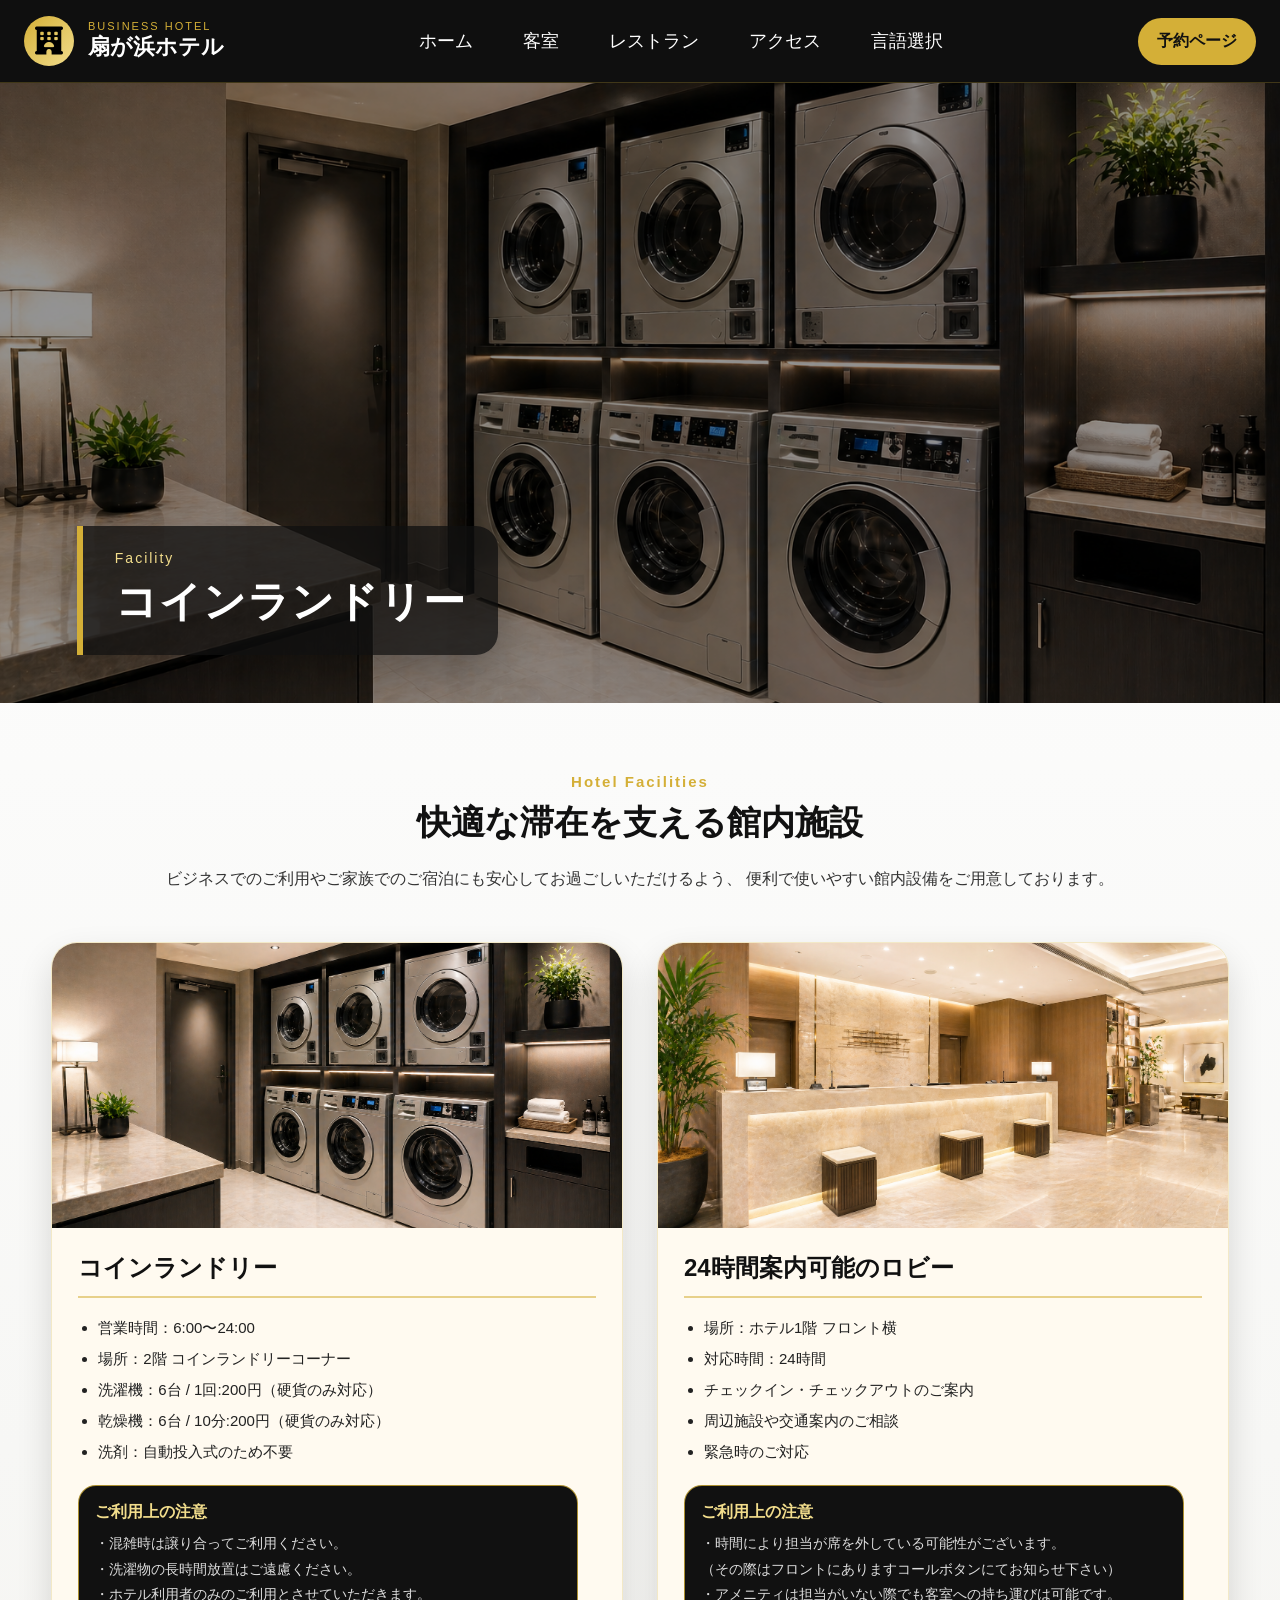
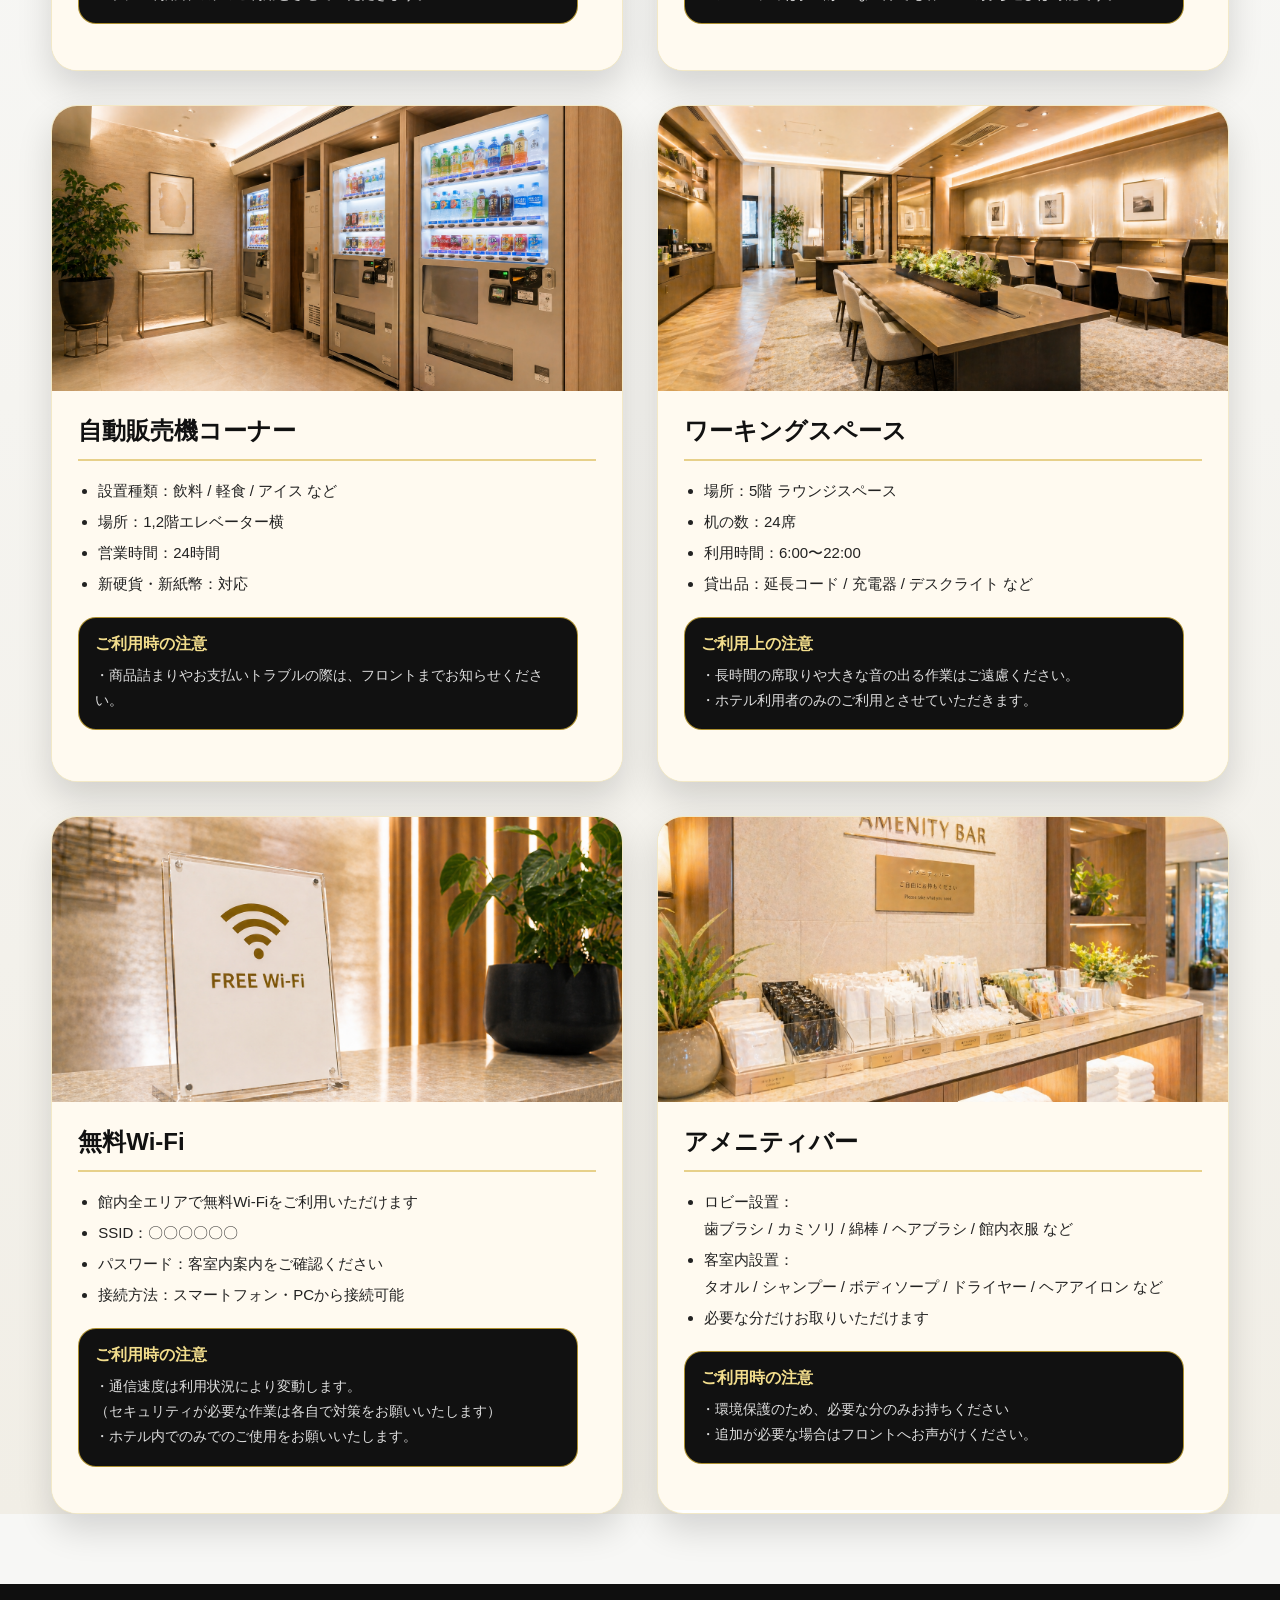
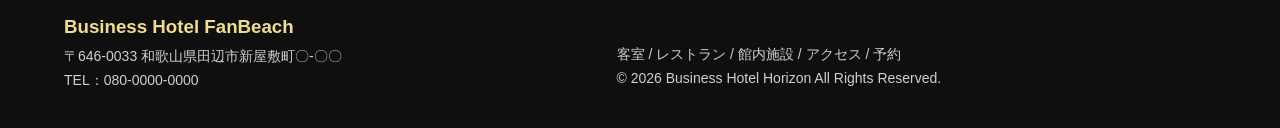
<file: other-page/business-hotel-facility/facility.html>
<!DOCTYPE html>
<html lang="ja">
<head>
  <meta charset="UTF-8">
  <meta name="viewport" content="width=device-width, initial-scale=1.0">
  <title>館内施設 | 扇が浜ホテル</title>
  <link rel="stylesheet" href="facility.css">
  <link rel="stylesheet" href="https://cdnjs.cloudflare.com/ajax/libs/font-awesome/6.7.2/css/all.min.css">
</head>
<body>

  <header class="site-header">
    <div class="header-inner">
      <div class="logo-area">
        <div class="logo-mark">
          <i class="fa-solid fa-hotel"></i>
        </div>
        <div class="logo-text">
          <p class="hotel-label">BUSINESS HOTEL</p>
          <h1>扇が浜ホテル</h1>
        </div>
      </div>

      <nav class="main-nav">
        <ul>
          <li><a href="../../index.html">ホーム</a></li>
          <li><a href="../business-hotel-rooms/rooms.html">客室</a></li>
          <li><a href="../business-hotel-restaurant/restaurant.html">レストラン</a></li>
          <li><a href="#access">アクセス</a></li>

          <li class="lang-menu">
            <a href="#">言語選択</a>
            <ul class="lang-dropdown">
              <li><a href="#">日本語</a></li>
              <li><a href="#">English</a></li>
              <li><a href="#">中文</a></li>
              <li><a href="#">한국어</a></li>
            </ul>
          </li>
        </ul>
      </nav>

      <a class="reserve-btn" href="reservation.html">予約ページ</a>
    </div>
  </header>

  <main class="facilities-page" id="facilities">

    <!-- 館内施設スライド -->
    <section class="facility-hero" data-fade>
      <div class="facility-slide active">
        <img src="images/facility.png" alt="コインランドリー">
        <div class="facility-slide-text">
          <p>Facility</p>
          <h2>コインランドリー</h2>
        </div>
      </div>

      <div class="facility-slide">
        <img src="images/front.png" alt="24時間対応ロビー">
        <div class="facility-slide-text">
          <p>Facility</p>
          <h2>24時間案内可能のロビー</h2>
        </div>
      </div>

      <div class="facility-slide">
        <img src="images/vending-machine.png" alt="自動販売機コーナー">
        <div class="facility-slide-text">
          <p>Facility</p>
          <h2>自動販売機コーナー</h2>
        </div>
      </div>

      <div class="facility-slide">
        <img src="images/workspace.png" alt="ワーキングスペース">
        <div class="facility-slide-text">
          <p>Facility</p>
          <h2>ワーキングスペース</h2>
        </div>
      </div>

      <div class="facility-slide">
        <img src="images/Free-wifi.png" alt="無料Wi-Fi">
        <div class="facility-slide-text">
          <p>Facility</p>
          <h2>無料Wi-Fi</h2>
        </div>
      </div>

      <div class="facility-slide">
        <img src="images/amenity-bar.png" alt="アメニティバー">
        <div class="facility-slide-text">
          <p>Facility</p>
          <h2>アメニティバー</h2>
        </div>
      </div>
    </section>

    <!-- 導入文 -->
    <section class="facility-intro">
      <p class="section-label">Hotel Facilities</p>
      <h2>快適な滞在を支える館内施設</h2>
      <p>
        ビジネスでのご利用やご家族でのご宿泊にも安心してお過ごしいただけるよう、
        便利で使いやすい館内設備をご用意しております。
      </p>
    </section>

    <!-- 詳細カード -->
    <section class="facility-detail-section">
      <div class="facility-grid">

        <article class="facility-card">
          <img src="images/facility.png" alt="コインランドリー">
          <div class="facility-card-body">
            <h3>コインランドリー</h3>
            <ul>
              <li>営業時間：6:00〜24:00</li>
              <li>場所：2階 コインランドリーコーナー</li>
              <li>洗濯機：6台 / 1回:200円（硬貨のみ対応）</li>
              <li>乾燥機：6台 / 10分:200円（硬貨のみ対応）</li>
              <li>洗剤：自動投入式のため不要</li>
            </ul>
            <div class="notice-box">
              <h4>ご利用上の注意</h4>
              <p>・混雑時は譲り合ってご利用ください。</p>
              <p>・洗濯物の長時間放置はご遠慮ください。</p>
              <p>・ホテル利用者のみのご利用とさせていただきます。</p>
            </div>
          </div>
        </article>

        <article class="facility-card">
          <img src="images/front.png" alt="24時間ロビー">
          <div class="facility-card-body">
            <h3>24時間案内可能のロビー</h3>
            <ul>
              <li>場所：ホテル1階 フロント横</li>
              <li>対応時間：24時間</li>
              <li>チェックイン・チェックアウトのご案内</li>
              <li>周辺施設や交通案内のご相談</li>
              <li>緊急時のご対応</li>
            </ul>
            <div class="notice-box">
              <h4>ご利用上の注意</h4>
              <p>・時間により担当が席を外している可能性がございます。<br>（その際はフロントにありますコールボタンにてお知らせ下さい）</p>
              <p>・アメニティは担当がいない際でも客室への持ち運びは可能です。</p>
            </div>
          </div>
        </article>

        <article class="facility-card">
          <img src="images/vending-machine.png" alt="自動販売機コーナー">
          <div class="facility-card-body">
            <h3>自動販売機コーナー</h3>
            <ul>
              <li>設置種類：飲料 / 軽食 / アイス など</li>
              <li>場所：1,2階エレベーター横</li>
              <li>営業時間：24時間</li>
              <li>新硬貨・新紙幣：対応</li>
            </ul>
            <div class="notice-box">
              <h4>ご利用時の注意</h4>
              <p>・商品詰まりやお支払いトラブルの際は、フロントまでお知らせください。</p>
            </div>
          </div>
        </article>

        <article class="facility-card">
          <img src="images/workspace.png" alt="ワーキングスペース">
          <div class="facility-card-body">
            <h3>ワーキングスペース</h3>
            <ul>
              <li>場所：5階 ラウンジスペース</li>
              <li>机の数：24席</li>
              <li>利用時間：6:00〜22:00</li>
              <li>貸出品：延長コード / 充電器 / デスクライト など</li>
            </ul>
            <div class="notice-box">
              <h4>ご利用上の注意</h4>
              <p>・長時間の席取りや大きな音の出る作業はご遠慮ください。</p>
              <p>・ホテル利用者のみのご利用とさせていただきます。</p>
            </div>
          </div>
        </article>

        <article class="facility-card">
          <img src="images/Free-wifi.png" alt="無料Wi-Fi">
          <div class="facility-card-body">
            <h3>無料Wi-Fi</h3>
            <ul>
              <li>館内全エリアで無料Wi-Fiをご利用いただけます</li>
              <li>SSID：〇〇〇〇〇〇</li>
              <li>パスワード：客室内案内をご確認ください</li>
              <li>接続方法：スマートフォン・PCから接続可能</li>
            </ul>
            <div class="notice-box">
              <h4>ご利用時の注意</h4>
              <p>・通信速度は利用状況により変動します。<br>（セキュリティが必要な作業は各自で対策をお願いいたします）</p>
              <p>・ホテル内でのみでのご使用をお願いいたします。</p>
            </div>
          </div>
        </article>

        <article class="facility-card">
          <img src="images/amenity-bar.png" alt="アメニティバー">
          <div class="facility-card-body">
            <h3>アメニティバー</h3>
            <ul>
              <li>ロビー設置：<br>歯ブラシ / カミソリ / 綿棒 / ヘアブラシ / 館内衣服 など</li>
              <li>客室内設置：<br>タオル / シャンプー / ボディソープ / ドライヤー / ヘアアイロン など</li>
              <li>必要な分だけお取りいただけます</li>
            </ul>
            <div class="notice-box">
              <h4>ご利用時の注意</h4>
              <p>・環境保護のため、必要な分のみお持ちください<br>・追加が必要な場合はフロントへお声がけください。</p>
            </div>
          </div>
        </article>

      </div>
    </section>

  </main>

  <footer class="site-footer">
    <div class="footer-inner">
      <div>
        <h3>Business Hotel FanBeach</h3>
        <p>〒646-0033 和歌山県田辺市新屋敷町〇-〇〇</p>
        <p>TEL：080-0000-0000</p>
      </div>

      <div class="footer-right">
        <p>客室 / レストラン / 館内施設 / アクセス / 予約</p>
        <p>© 2026 Business Hotel Horizon All Rights Reserved.</p>
      </div>
      <div class="white-box"></div>
    </div>
  </footer>

  <script>
    document.querySelectorAll('[data-fade]').forEach((slider) => {
      const slides = slider.querySelectorAll('.facility-slide');
      let current = 0;

      setInterval(() => {
        slides[current].classList.remove('active');
        current = (current + 1) % slides.length;
        slides[current].classList.add('active');
      }, 4200);
    });
  </script>

</body>
</html>
</file>
<file: other-page/business-hotel-facility/facility.css>
*{
  margin:0;
  padding:0;
  box-sizing:border-box;
}

a{
  text-decoration:none;
}

ul{
  list-style:none;
}

body{
  background:#f7f7f5;
  font-family:"Yu Gothic",sans-serif;
  color:#111;
}

/* -------------------------
   header / footer
------------------------- */
.site-header {
  background: #0f0f0f;
  color: #fff;
  border-bottom: 1px solid rgba(212, 175, 55, 0.25);
  position: sticky;
  top: 0;
  z-index: 999;
}

.header-inner {
  max-width: 1400px;
  margin: 0 auto;
  padding: 16px 24px;
  display: flex;
  align-items: center;
  justify-content: space-between;
  gap: 30px;
}

.logo-area {
  display: flex;
  align-items: center;
  gap: 14px;
}

.logo-mark {
  width: 50px;
  height: 50px;
  border-radius: 50%;
  background: linear-gradient(135deg, #d4af37, #f2dd8c);
  color: #000000;
  display: flex;
  align-items: center;
  justify-content: center;
  font-size: 28px;
}

.hotel-label {
  font-size: 11px;
  color: #d4af37;
  letter-spacing: 2px;
}

.logo-text h1 {
  font-size: 22px;
  font-weight: 700;
  color: #fff;
}

.main-nav > ul  {
  display: flex;
  align-items: center;
  gap: 50px;
  flex-wrap: wrap;
}

.main-nav li {
  position: relative;
}

.main-nav a {
  color: #fff;
  font-size: 18px;
  transition: .3s;
  display: inline-block;
}

.main-nav > ul > li > a:hover {
  color: #d4af37;
  transform: scale(1.05);
}

.reserve-btn {
  display: inline-block;
  background: #d4af37;
  color: #111 !important;
  font-weight: bold;
  padding: 10px 16px;
  border-radius: 999px;
  transition: .3s;
  border: 3px solid transparent;
}

.reserve-btn:hover {
  color:#d4af37 !important;
  background-color: #111;
  border: 3px solid #d4af37;
  transform: scale(1.05);
}

.lang-dropdown {
  display: block;
  position: absolute;
  top: 110%;
  left: -33%;
  background: #000;
  min-width: 120px;
  border-radius: 12px;
  border: 2.5px solid #d4af37;
  padding: 10px 0;
  opacity: 0;
  visibility: hidden;
  transform: translateY(8px);
  transition: .3s;
  z-index: 10;
}

.lang-dropdown li a {
  display: block;
  color: #fff;
  padding: 10px 30px;
}

.lang-dropdown li a:hover {
  color:#d4af37;
}

.lang-menu:hover .lang-dropdown {
  opacity: 1;
  visibility: visible;
  transform: translateY(0);
}

.site-footer {
  position: relative;
  background: #0f0f0f;
  color: #fff;
  margin-top: 70px;
}

.footer-inner {
  max-width: 1200px;
  margin: 0 auto;
  padding: 32px 24px;
  display: flex;
  justify-content: space-between;
  gap: 30px;
  flex-wrap: wrap;
}

.footer-inner h3 {
  color: #f2dd8c;
  margin-bottom: 10px;
}

.footer-right{
  margin-top: 30px;
}

.footer-inner p {
  font-size: 14px;
  color: rgba(255,255,255,.8);
  margin-bottom: 6px;
}

/* -------------------------
   facilities page
------------------------- */
.facilities-page{
  width:100%;
  background:
    linear-gradient(180deg, #fff 0%, #f7f7f5 45%, #f1eee6 100%);
}

/* -------------------------
   hero fade slider
------------------------- */
.facility-hero{
  position:relative;
  width:100%;
  height:620px;
  overflow:hidden;
  background:#000;
}

.facility-slide{
  position:absolute;
  inset:0;
  opacity:0;
  transition:opacity 1.2s ease;
}

.facility-slide.active{
  opacity:1;
  z-index:1;
}

.facility-slide img{
  width:100%;
  height:100%;
  object-fit:cover;
  display:block;
  filter:brightness(0.58);
  transform:scale(1.02);
}

.facility-slide-text{
  position:absolute;
  left:6%;
  bottom:48px;
  z-index:2;
  color:#fff;
  background:rgba(15,15,15,0.76);
  border-left:6px solid #d4af37;
  border-radius:0 22px 22px 0;
  padding:24px 32px;
  max-width:620px;
  box-shadow:0 18px 40px rgba(0,0,0,.28);
}

.facility-slide-text p{
  color:#f2dd8c;
  font-size:14px;
  letter-spacing:2px;
  margin-bottom:8px;
}

.facility-slide-text h2{
  font-size:42px;
  line-height:1.35;
  letter-spacing:1px;
}

/* -------------------------
   intro
------------------------- */
.facility-intro{
  width:min(90%, 1000px);
  margin:70px auto 48px;
  text-align:center;
}

.section-label{
  color:#d4af37;
  font-size:15px;
  letter-spacing:2px;
  font-weight:700;
  margin-bottom:10px;
}

.facility-intro h2{
  font-size:34px;
  margin-bottom:18px;
}

.facility-intro p:last-child{
  font-size:16px;
  line-height:1.9;
  color:#333;
}

/* -------------------------
   detail cards
------------------------- */
.facility-detail-section{
  width:min(92%, 1200px);
  position: relative;
  margin:0 auto;
}

.facility-grid{
  display:grid;
  grid-template-columns:repeat(2, 1fr);
  gap:34px;
}

.facility-card{
  background:#ffffff;
  border-radius:26px;
  overflow:hidden;
  box-shadow:0 16px 35px rgba(0,0,0,.14);
  border:1px solid rgba(212,175,55,.28);
  transition:.3s;
}

.facility-card:hover{
  transform:translateY(-6px);
  box-shadow:0 22px 46px rgba(0,0,0,.18);
}

.facility-card img{
  width:100%;
  height:285px;
  object-fit:cover;
  display:block;
}

.facility-card-body{
  background:#fffaf0;
  padding:24px 26px 26px;
  min-height:390px;
}

.facility-card-body h3{
  font-size:24px;
  color:#111;
  margin-bottom:16px;
  padding-bottom:12px;
  border-bottom:2px solid rgba(212,175,55,.55);
}

.facility-card-body ul{
  list-style:disc;
  padding-left:20px;
  margin-bottom:20px;
}

.facility-card-body li{
  font-size:15px;
  line-height:1.8;
  color:#222;
  margin-bottom:4px;
}

.notice-box{
  /* display: inline-block; */
  width: 500px;
  background:#111;
  color:#fff;
  border-radius:18px;
  padding: 16px;
  margin-bottom: 20px;
  border:1px solid rgba(212,175,55,.8);
  /* position: absolute; */
}

.notice-box h4{
  color:#f2dd8c;
  font-size:16px;
  margin-bottom:8px;
}

.notice-box p{
  font-size:14px;
  line-height:1.8;
  color:rgba(255,255,255,.86);
}

/* -------------------------
   responsive
------------------------- */
@media(max-width: 1100px){
  .header-inner{
    gap:20px;
  }

  .main-nav > ul{
    gap:24px;
  }

  .main-nav a{
    font-size:16px;
  }

  .reserve-btn{
    display:none;
  }

  .facility-slide-text h2{
    font-size:34px;
  }
}

@media(max-width: 768px){
  .header-inner{
    flex-wrap:wrap;
    justify-content:center;
    text-align:center;
  }

  .logo-area{
    justify-content:center;
  }

  .main-nav > ul{
    justify-content:center;
    gap:18px;
  }

  .facility-hero{
    height:460px;
  }

  .facility-slide-text{
    left:5%;
    right:5%;
    bottom:28px;
    padding:20px;
    border-left:4px solid #d4af37;
  }

  .facility-slide-text h2{
    font-size:27px;
  }

  .facility-intro{
    margin:50px auto 36px;
  }

  .facility-intro h2{
    font-size:26px;
  }

  .facility-grid{
    grid-template-columns:1fr;
    gap:28px;
  }

  .facility-card img{
    height:240px;
  }

  .facility-card-body{
    min-height:auto;
    padding:22px 20px;
  }

  .facility-card-body h3{
    font-size:22px;
  }

  .footer-inner{
    flex-direction:column;
    gap:18px;
  }

  .footer-right{
    margin-top:0;
  }
}

@media(max-width: 480px){
  .main-nav > ul{
    gap:14px;
  }

  .main-nav a{
    font-size:15px;
  }

  .logo-text h1{
    font-size:20px;
  }

  .facility-hero{
    height:410px;
  }

  .facility-slide-text h2{
    font-size:23px;
  }

  .facility-slide-text p{
    font-size:12px;
  }

  .facility-intro h2{
    font-size:22px;
  }

  .facility-intro p:last-child{
    font-size:14px;
  }

  .facility-card img{
    height:210px;
  }

  .facility-card-body li{
    font-size:14px;
  }

  .notice-box p{
    font-size:13px;
  }
}
</file>
